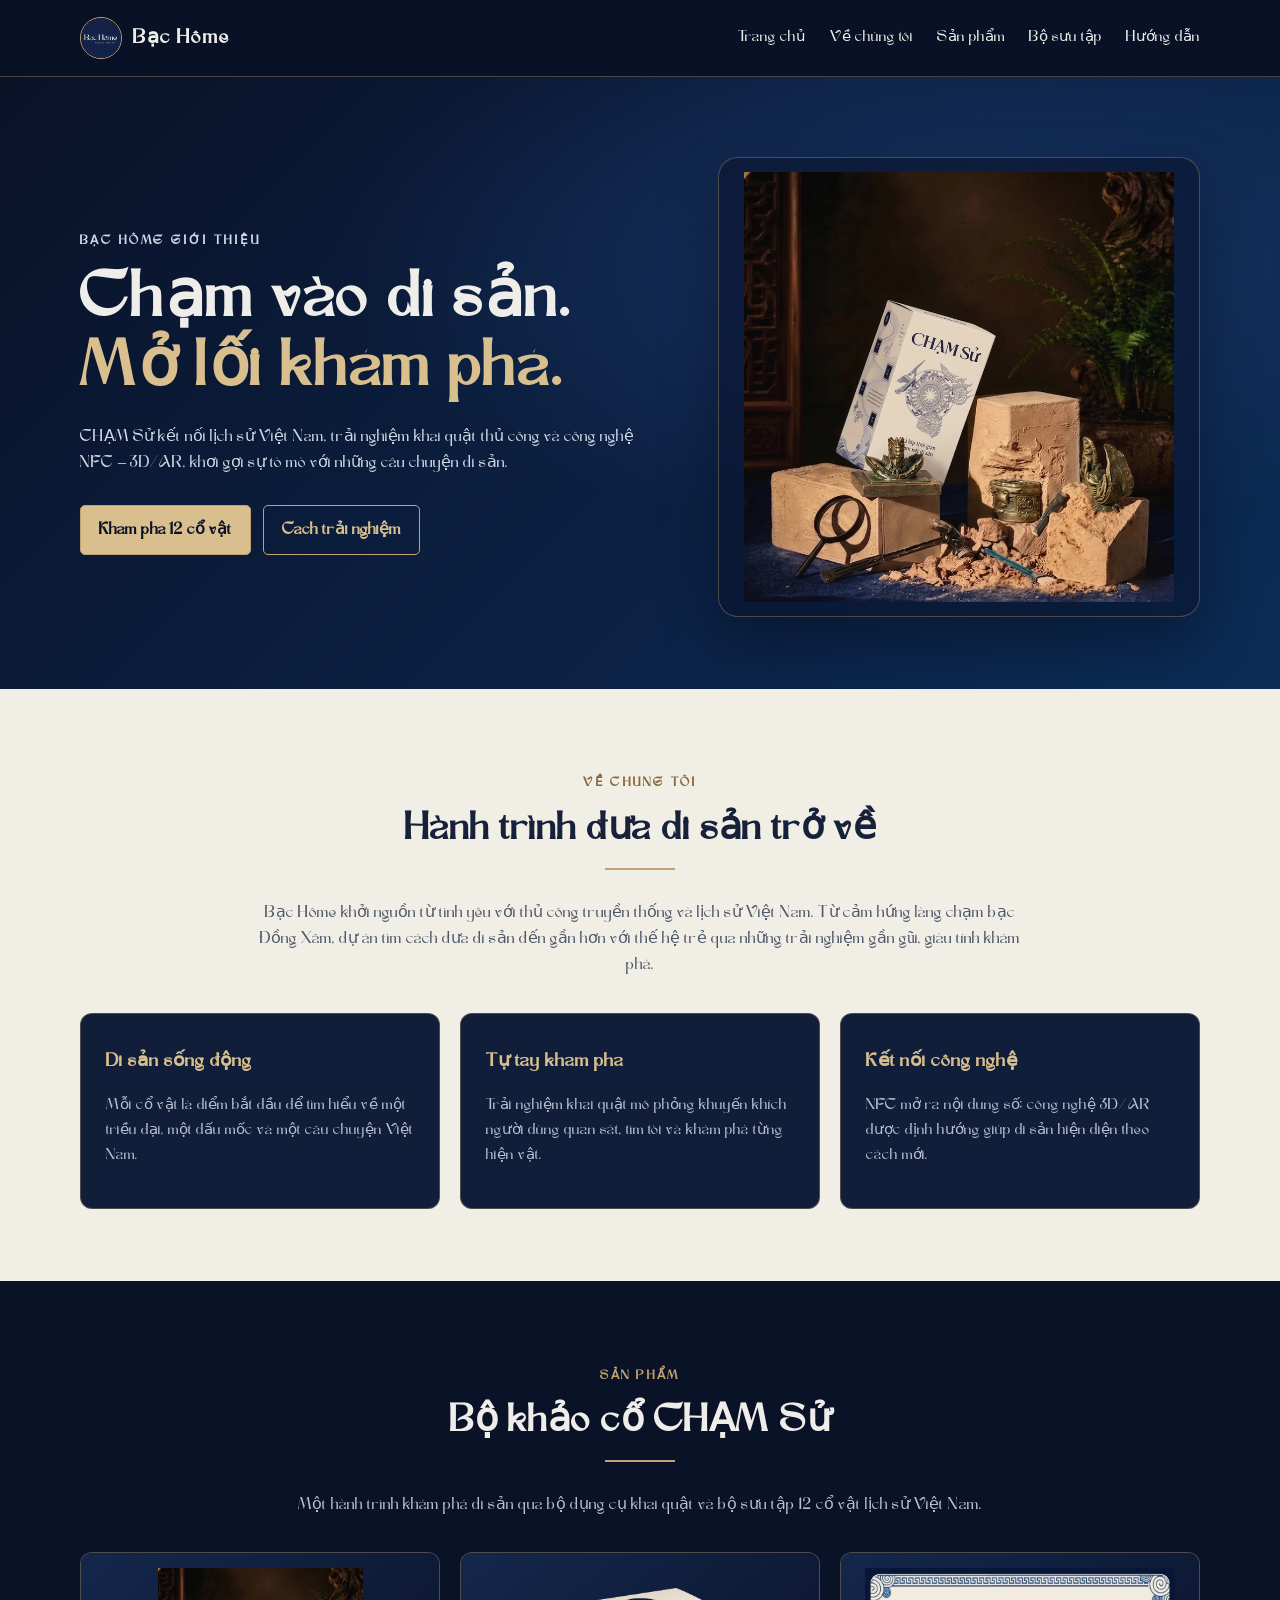
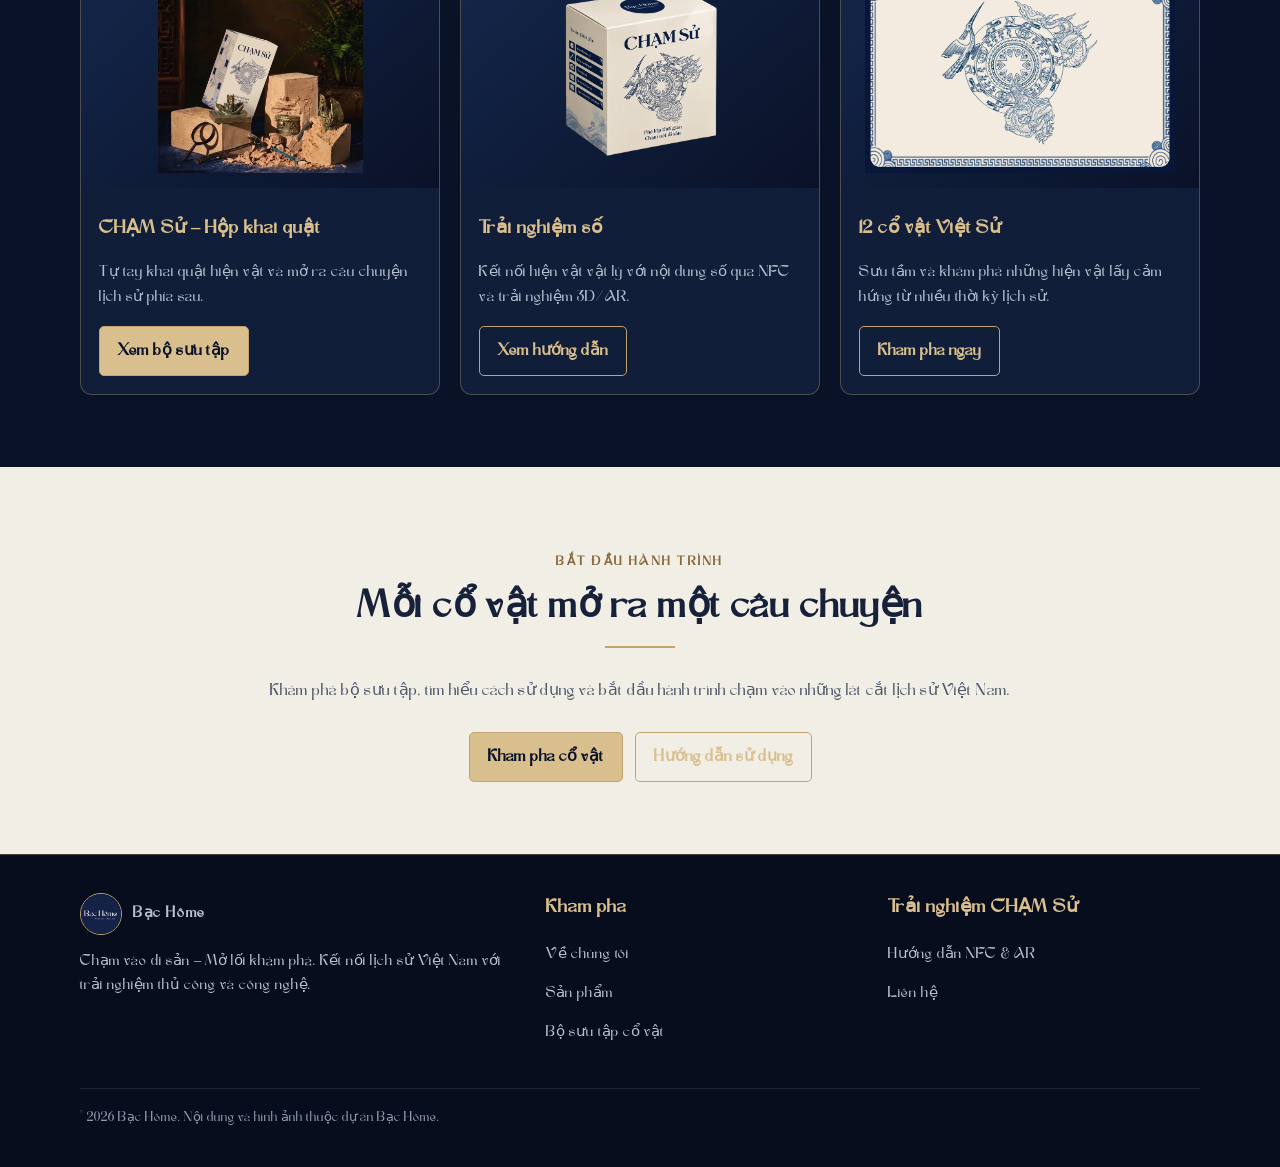
<file: bachome_work/index.html>
<!doctype html>
<html lang="vi">
    <head><meta charset="utf-8">
        <meta name="viewport" content="width=device-width, initial-scale=1">
        <meta name="description" content="Bạc Hôme – CHẠM Sử, kết nối di sản Việt Nam với trải nghiệm khám phá."><title>CHẠM Sử – Chạm vào di sản | Bạc Hôme</title><link rel="icon" href="assets/brand/favicon.png"><link rel="stylesheet" href="style.css"><script src="script.js" defer></script></head><body><header class="site-header"><div class="container nav"><a class="brand" href="index.html"><img src="assets/brand/avatar.jpg" alt="Bạc Hôme"><span>Bạc Hôme</span></a><button class="menu-toggle" aria-label="Mở menu" aria-expanded="false">☰</button><nav class="nav-links"><a href="index.html#home">Trang chủ</a><a href="index.html#about">Về chúng tôi</a><a href="index.html#products">Sản phẩm</a><a class="" href="bo-suu-tap/index.html">Bộ sưu tập</a><a class="" href="huong-dan/index.html">Hướng dẫn</a></nav></div></header>
<main>
<section class="hero" id="home"><div class="container hero-grid"><div><p class="eyebrow">Bạc Hôme giới thiệu</p><h1>Chạm vào di sản.<br><span>Mở lối khám phá.</span></h1><p>CHẠM Sử kết nối lịch sử Việt Nam, trải nghiệm khai quật thủ công và công nghệ NFC – 3D/AR, khơi gợi sự tò mò với những câu chuyện di sản.</p><div class="actions"><a class="btn" href="bo-suu-tap/index.html">Khám phá 12 cổ vật</a><a class="btn secondary" href="huong-dan/index.html">Cách trải nghiệm</a></div></div><div class="hero-image"><img src="assets/elements/box_cham_su.webp" alt="Bộ khảo cổ CHẠM Sử Bạc Hôme"></div></div></section>
<section class="section light" id="about"><div class="container"><p class="section-label">Về chúng tôi</p><h2>Hành trình đưa di sản trở về</h2><div class="divider"></div><p class="intro">Bạc Hôme khởi nguồn từ tình yêu với thủ công truyền thống và lịch sử Việt Nam. Từ cảm hứng làng chạm bạc Đồng Xâm, dự án tìm cách đưa di sản đến gần hơn với thế hệ trẻ qua những trải nghiệm gần gũi, giàu tính khám phá.</p><div class="feature-grid"><article class="feature"><h3>Di sản sống động</h3><p>Mỗi cổ vật là điểm bắt đầu để tìm hiểu về một triều đại, một dấu mốc và một câu chuyện Việt Nam.</p></article><article class="feature"><h3>Tự tay khám phá</h3><p>Trải nghiệm khai quật mô phỏng khuyến khích người dùng quan sát, tìm tòi và khám phá từng hiện vật.</p></article><article class="feature"><h3>Kết nối công nghệ</h3><p>NFC mở ra nội dung số; công nghệ 3D/AR được định hướng giúp di sản hiện diện theo cách mới.</p></article></div></div></section>
<section class="section" id="products"><div class="container"><p class="section-label">Sản phẩm</p><h2>Bộ khảo cổ CHẠM Sử</h2><div class="divider"></div><p class="intro">Một hành trình khám phá di sản qua bộ dụng cụ khai quật và bộ sưu tập 12 cổ vật lịch sử Việt Nam.</p><div class="product-grid"><article class="product-card"><img src="assets/elements/box_cham_su.webp" alt="Bộ khai quật CHẠM Sử" loading="lazy"><div class="card-body"><h3>CHẠM Sử – Hộp khai quật</h3><p>Tự tay khai quật hiện vật và mở ra câu chuyện lịch sử phía sau.</p><a class="btn" href="bo-suu-tap/index.html">Xem bộ sưu tập</a></div></article><article class="product-card"><img src="assets/elements/box_3d.webp" alt="Hộp CHẠM Sử" loading="lazy"><div class="card-body"><h3>Trải nghiệm số</h3><p>Kết nối hiện vật vật lý với nội dung số qua NFC và trải nghiệm 3D/AR.</p><a class="btn secondary" href="huong-dan/index.html">Xem hướng dẫn</a></div></article><article class="product-card"><img src="assets/elements/collector_card_front.webp" alt="Thẻ sưu tầm cổ vật" loading="lazy"><div class="card-body"><h3>12 cổ vật Việt Sử</h3><p>Sưu tầm và khám phá những hiện vật lấy cảm hứng từ nhiều thời kỳ lịch sử.</p><a class="btn secondary" href="bo-suu-tap/index.html">Khám phá ngay</a></div></article></div></div></section>
<section class="section light" id="contact"><div class="container"><p class="section-label">Bắt đầu hành trình</p><h2>Mỗi cổ vật mở ra một câu chuyện</h2><div class="divider"></div><p class="intro">Khám phá bộ sưu tập, tìm hiểu cách sử dụng và bắt đầu hành trình chạm vào những lát cắt lịch sử Việt Nam.</p><div class="actions center-actions"><a class="btn" href="bo-suu-tap/index.html">Khám phá cổ vật</a><a class="btn secondary" href="huong-dan/index.html">Hướng dẫn sử dụng</a></div></div></section>
</main><footer class="footer"><div class="container"><div class="footer-grid"><div><a class="brand" href="index.html"><img src="assets/brand/avatar.jpg" alt=""><span>Bạc Hôme</span></a><p>Chạm vào di sản – Mở lối khám phá. Kết nối lịch sử Việt Nam với trải nghiệm thủ công và công nghệ.</p></div><div><h3>Khám phá</h3><p><a href="index.html#about">Về chúng tôi</a></p><p><a href="index.html#products">Sản phẩm</a></p><p><a href="bo-suu-tap/index.html">Bộ sưu tập cổ vật</a></p></div><div><h3>Trải nghiệm CHẠM Sử</h3><p><a href="huong-dan/index.html">Hướng dẫn NFC & AR</a></p><p><a href="index.html#contact">Liên hệ</a></p></div></div><div class="copyright">© <span id="year"></span> Bạc Hôme. Nội dung và hình ảnh thuộc dự án Bạc Hôme.</div></div></footer></body></html>
</file>
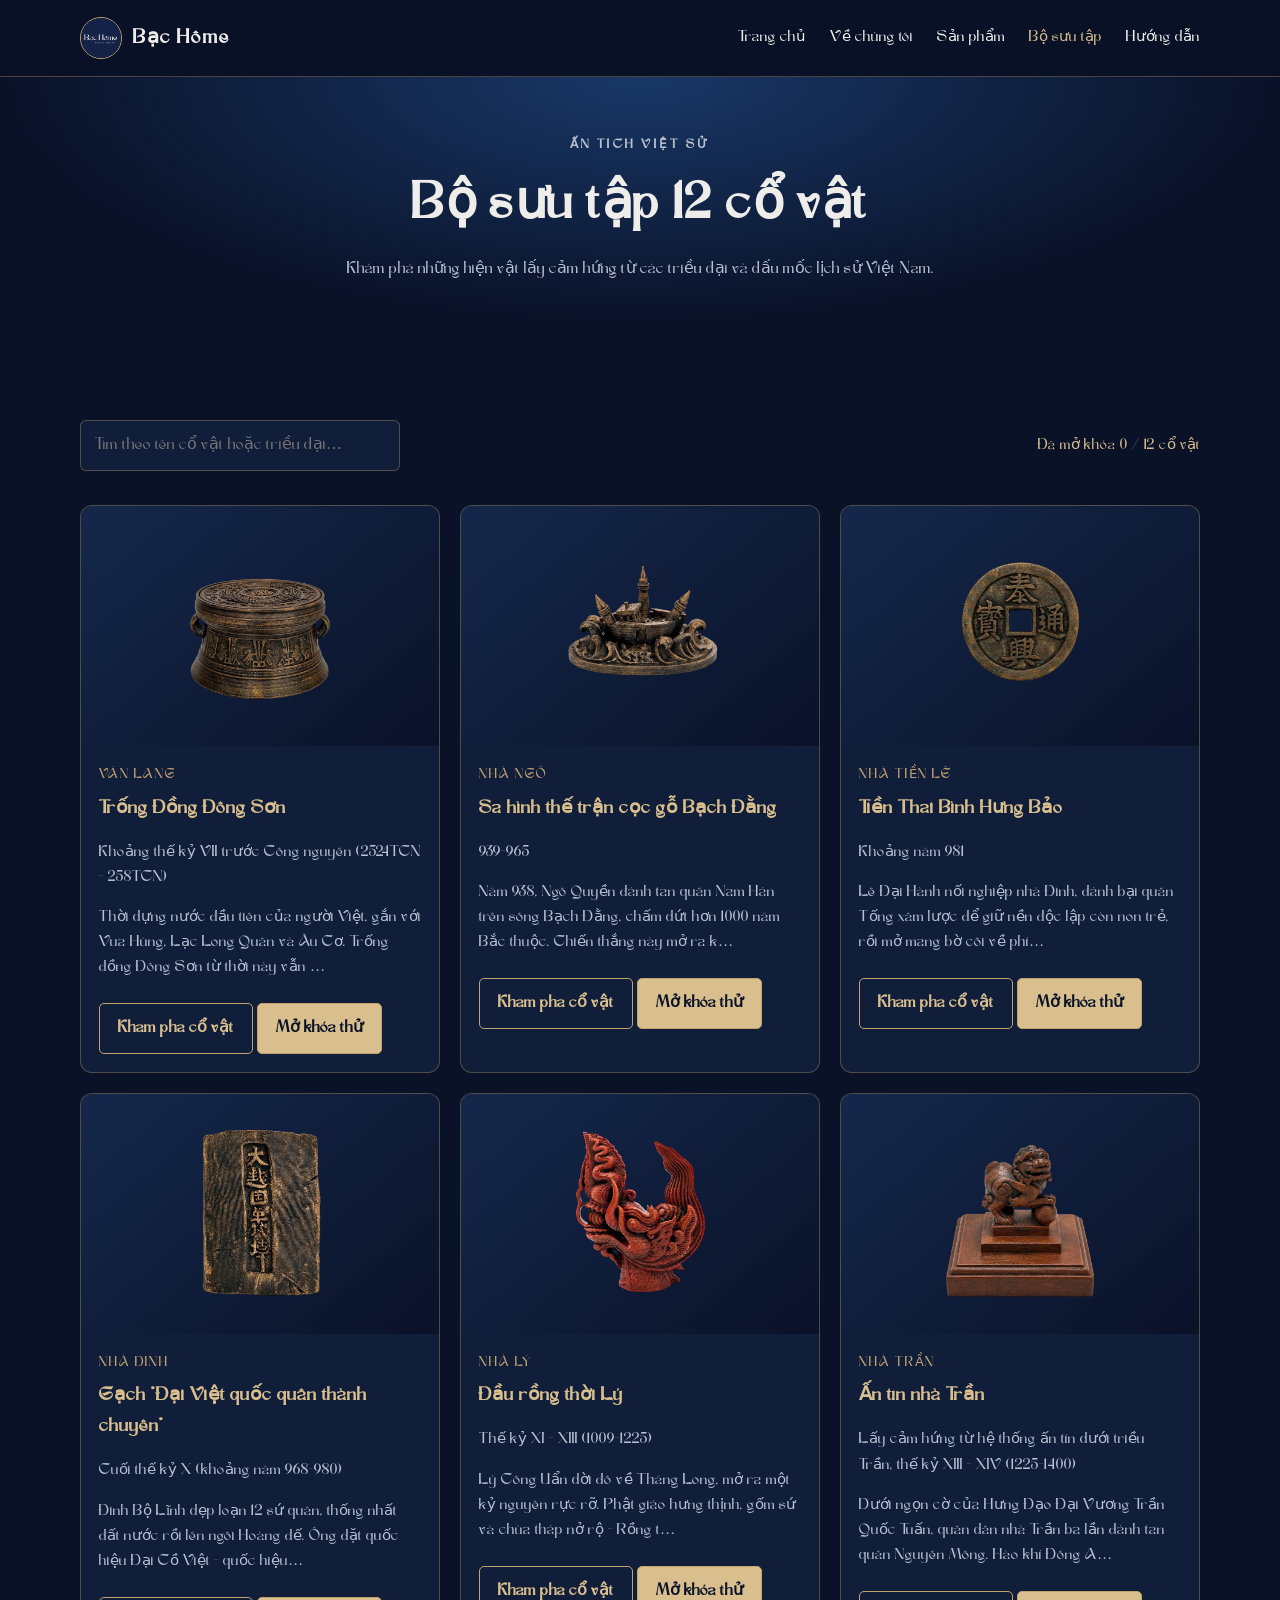
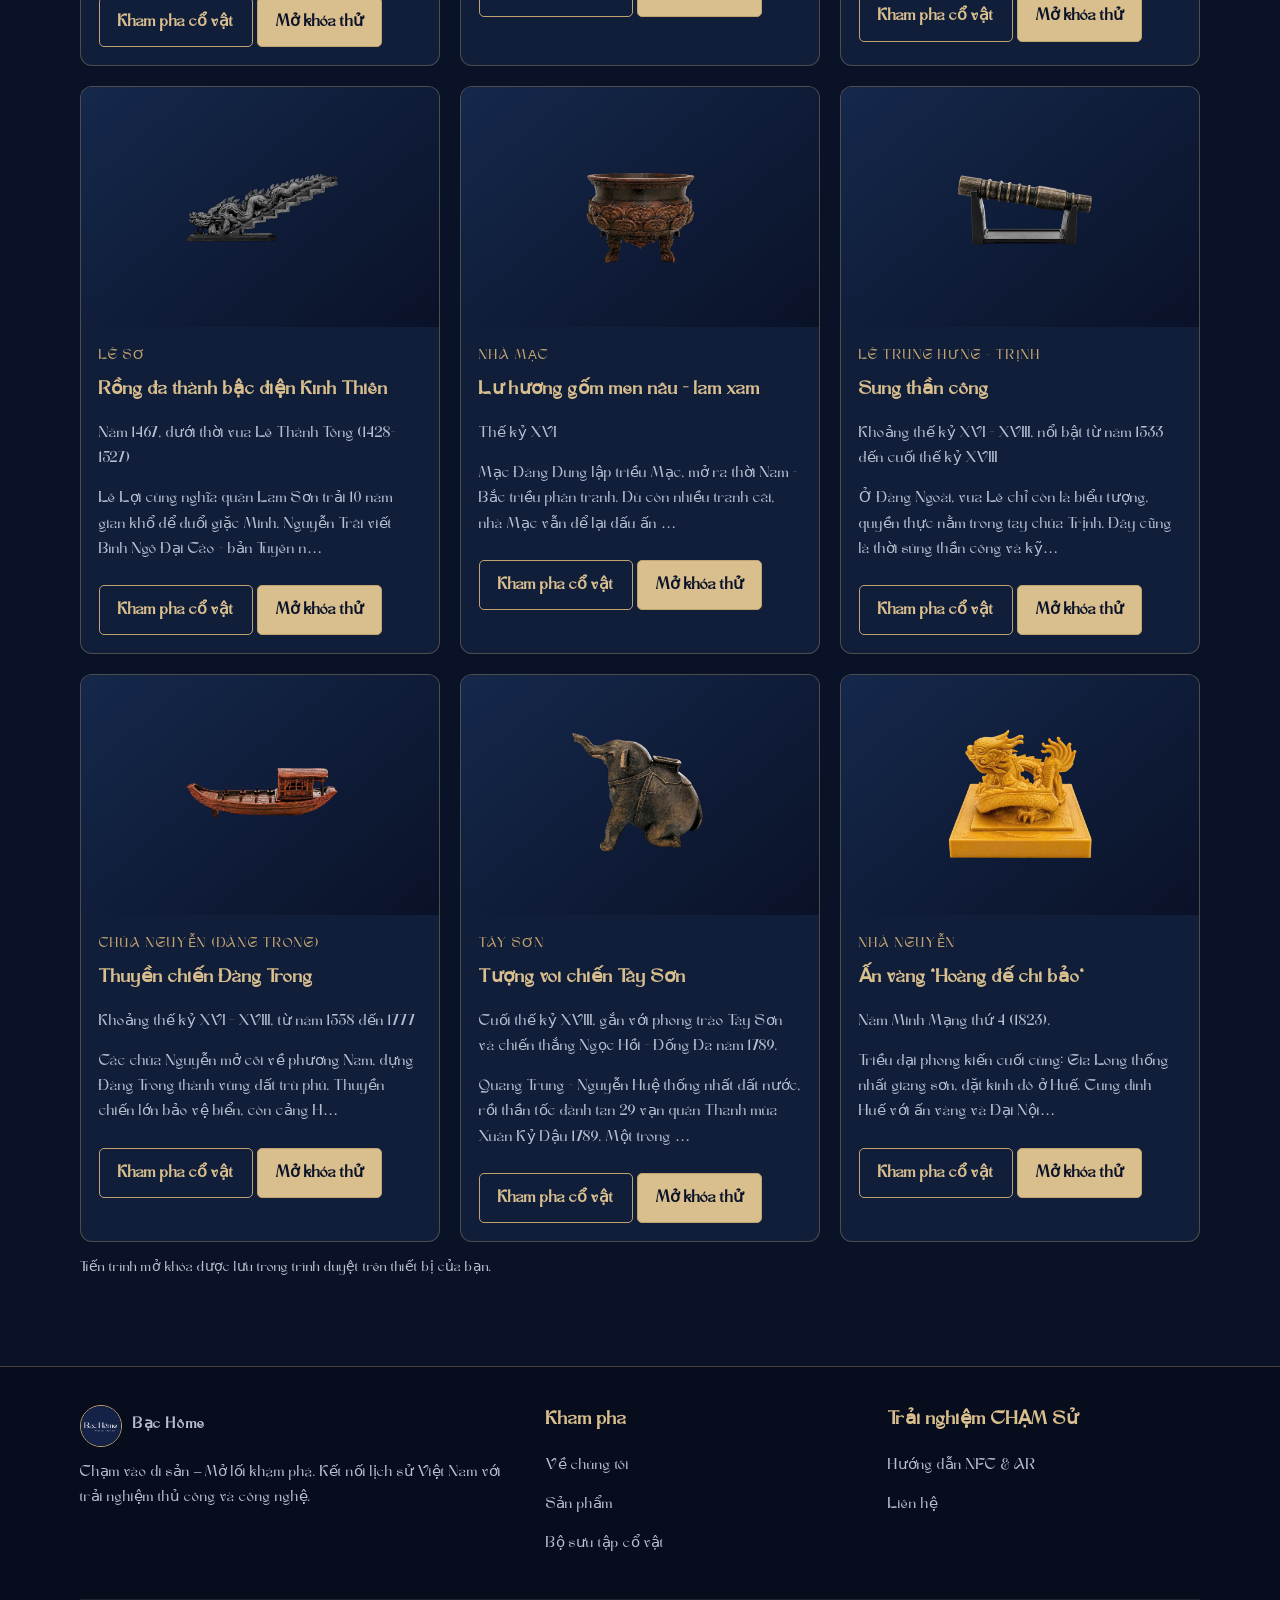
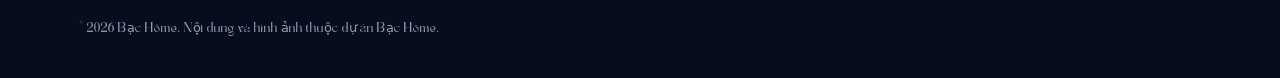
<file: bachome_work/bo-suu-tap/index.html>
<!doctype html><html lang="vi"><head><meta charset="utf-8"><meta name="viewport" content="width=device-width, initial-scale=1"><meta name="description" content="Bạc Hôme – CHẠM Sử, kết nối di sản Việt Nam với trải nghiệm khám phá."><title>Bộ sưu tập | Bạc Hôme</title><link rel="icon" href="../assets/brand/favicon.png"><link rel="stylesheet" href="../style.css"><script src="../script.js" defer></script></head><body><header class="site-header"><div class="container nav"><a class="brand" href="../index.html"><img src="../assets/brand/avatar.jpg" alt="Bạc Hôme"><span>Bạc Hôme</span></a><button class="menu-toggle" aria-label="Mở menu" aria-expanded="false">☰</button><nav class="nav-links"><a href="../index.html#home">Trang chủ</a><a href="../index.html#about">Về chúng tôi</a><a href="../index.html#products">Sản phẩm</a><a class="active" href="../bo-suu-tap/index.html">Bộ sưu tập</a><a class="" href="../huong-dan/index.html">Hướng dẫn</a></nav></div></header><main><section class="page-hero"><div class="container"><p class="eyebrow">Ấn tích Việt Sử</p><h1>Bộ sưu tập 12 cổ vật</h1><p>Khám phá những hiện vật lấy cảm hứng từ các triều đại và dấu mốc lịch sử Việt Nam.</p></div></section><section class="section"><div class="container"><div class="toolbar"><input id="artifact-search" class="search" type="search" placeholder="Tìm theo tên cổ vật hoặc triều đại…" aria-label="Tìm cổ vật"><span id="progress" class="progress">Đang tải bộ sưu tập…</span></div><div id="artifact-grid" class="artifact-grid"><p class="empty">Đang tải cổ vật…</p></div><p class="small-note">Tiến trình mở khóa được lưu trong trình duyệt trên thiết bị của bạn.</p></div></section></main><footer class="footer"><div class="container"><div class="footer-grid"><div><a class="brand" href="../index.html"><img src="../assets/brand/avatar.jpg" alt=""><span>Bạc Hôme</span></a><p>Chạm vào di sản – Mở lối khám phá. Kết nối lịch sử Việt Nam với trải nghiệm thủ công và công nghệ.</p></div><div><h3>Khám phá</h3><p><a href="../index.html#about">Về chúng tôi</a></p><p><a href="../index.html#products">Sản phẩm</a></p><p><a href="../bo-suu-tap/index.html">Bộ sưu tập cổ vật</a></p></div><div><h3>Trải nghiệm CHẠM Sử</h3><p><a href="../huong-dan/index.html">Hướng dẫn NFC & AR</a></p><p><a href="../index.html#contact">Liên hệ</a></p></div></div><div class="copyright">© <span id="year"></span> Bạc Hôme. Nội dung và hình ảnh thuộc dự án Bạc Hôme.</div></div></footer></body></html>
</file>
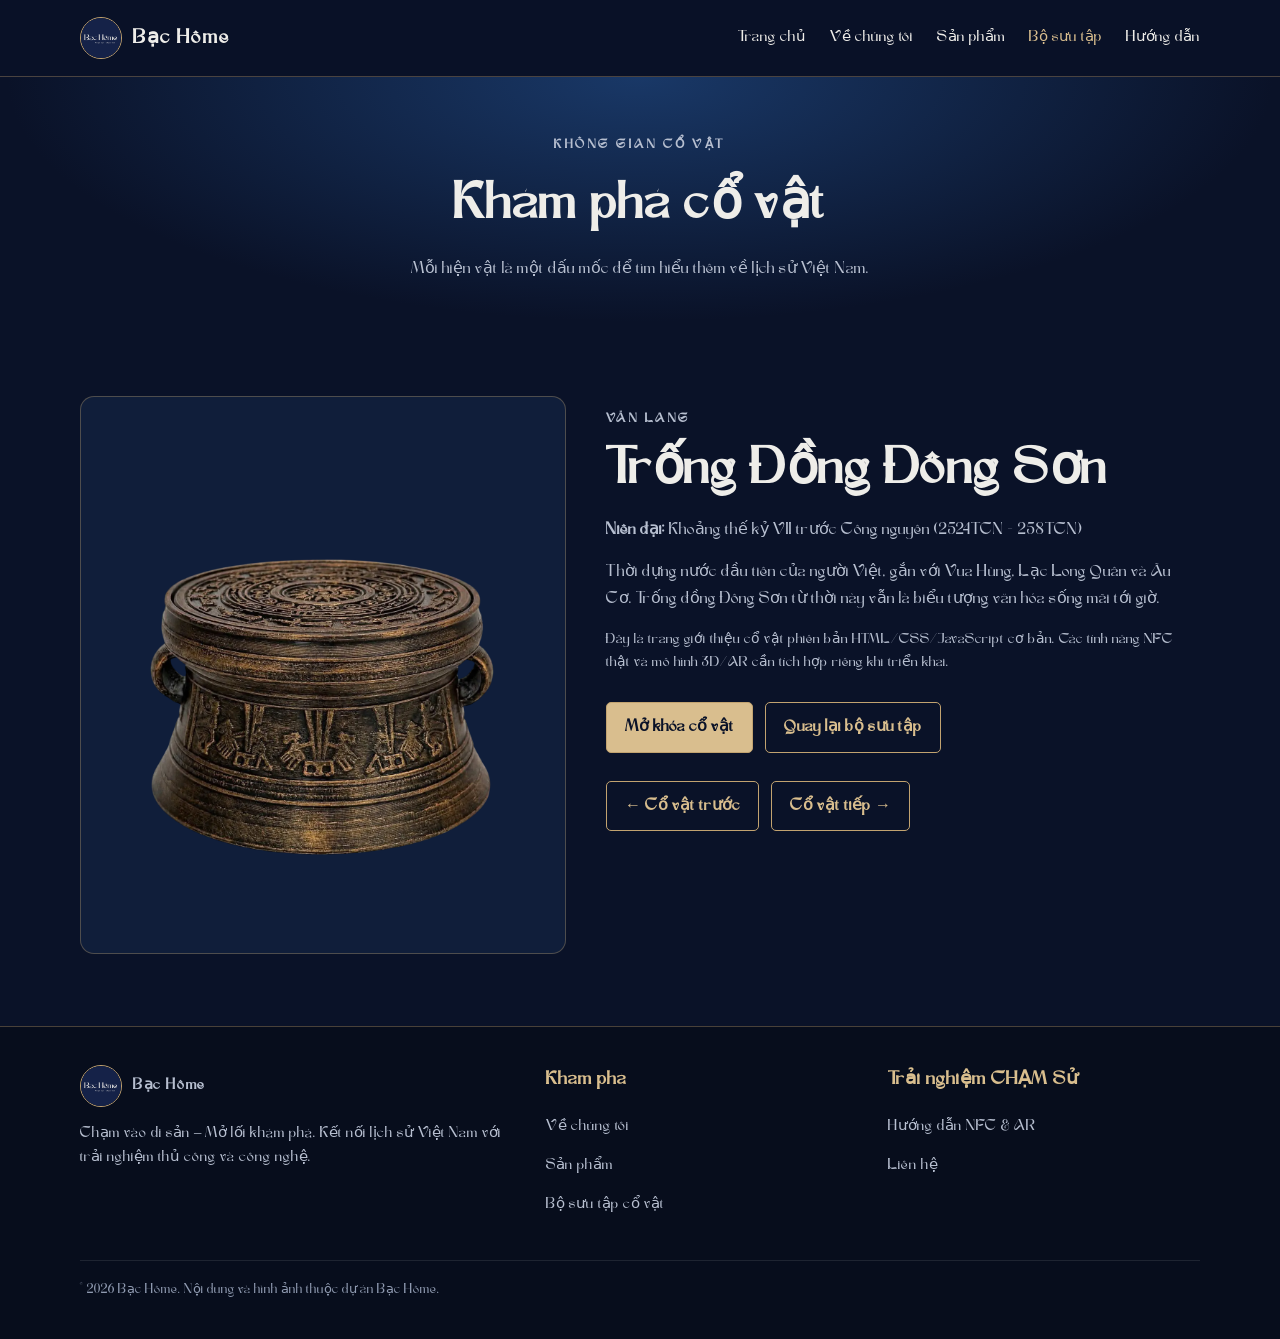
<file: bachome_work/co-vat/index.html>
<!doctype html><html lang="vi"><head><meta charset="utf-8"><meta name="viewport" content="width=device-width, initial-scale=1"><meta name="description" content="Bạc Hôme – CHẠM Sử, kết nối di sản Việt Nam với trải nghiệm khám phá."><title>Không gian cổ vật | Bạc Hôme</title><link rel="icon" href="../assets/brand/favicon.png"><link rel="stylesheet" href="../style.css"><script src="../script.js" defer></script></head><body><header class="site-header"><div class="container nav"><a class="brand" href="../index.html"><img src="../assets/brand/avatar.jpg" alt="Bạc Hôme"><span>Bạc Hôme</span></a><button class="menu-toggle" aria-label="Mở menu" aria-expanded="false">☰</button><nav class="nav-links"><a href="../index.html#home">Trang chủ</a><a href="../index.html#about">Về chúng tôi</a><a href="../index.html#products">Sản phẩm</a><a class="active" href="../bo-suu-tap/index.html">Bộ sưu tập</a><a class="" href="../huong-dan/index.html">Hướng dẫn</a></nav></div></header><main><section class="page-hero"><div class="container"><p class="eyebrow">Không gian cổ vật</p><h1>Khám phá cổ vật</h1><p>Mỗi hiện vật là một dấu mốc để tìm hiểu thêm về lịch sử Việt Nam.</p></div></section><div id="artifact-detail"><p class="empty">Đang tải cổ vật…</p></div></main><footer class="footer"><div class="container"><div class="footer-grid"><div><a class="brand" href="../index.html"><img src="../assets/brand/avatar.jpg" alt=""><span>Bạc Hôme</span></a><p>Chạm vào di sản – Mở lối khám phá. Kết nối lịch sử Việt Nam với trải nghiệm thủ công và công nghệ.</p></div><div><h3>Khám phá</h3><p><a href="../index.html#about">Về chúng tôi</a></p><p><a href="../index.html#products">Sản phẩm</a></p><p><a href="../bo-suu-tap/index.html">Bộ sưu tập cổ vật</a></p></div><div><h3>Trải nghiệm CHẠM Sử</h3><p><a href="../huong-dan/index.html">Hướng dẫn NFC & AR</a></p><p><a href="../index.html#contact">Liên hệ</a></p></div></div><div class="copyright">© <span id="year"></span> Bạc Hôme. Nội dung và hình ảnh thuộc dự án Bạc Hôme.</div></div></footer></body></html>
</file>
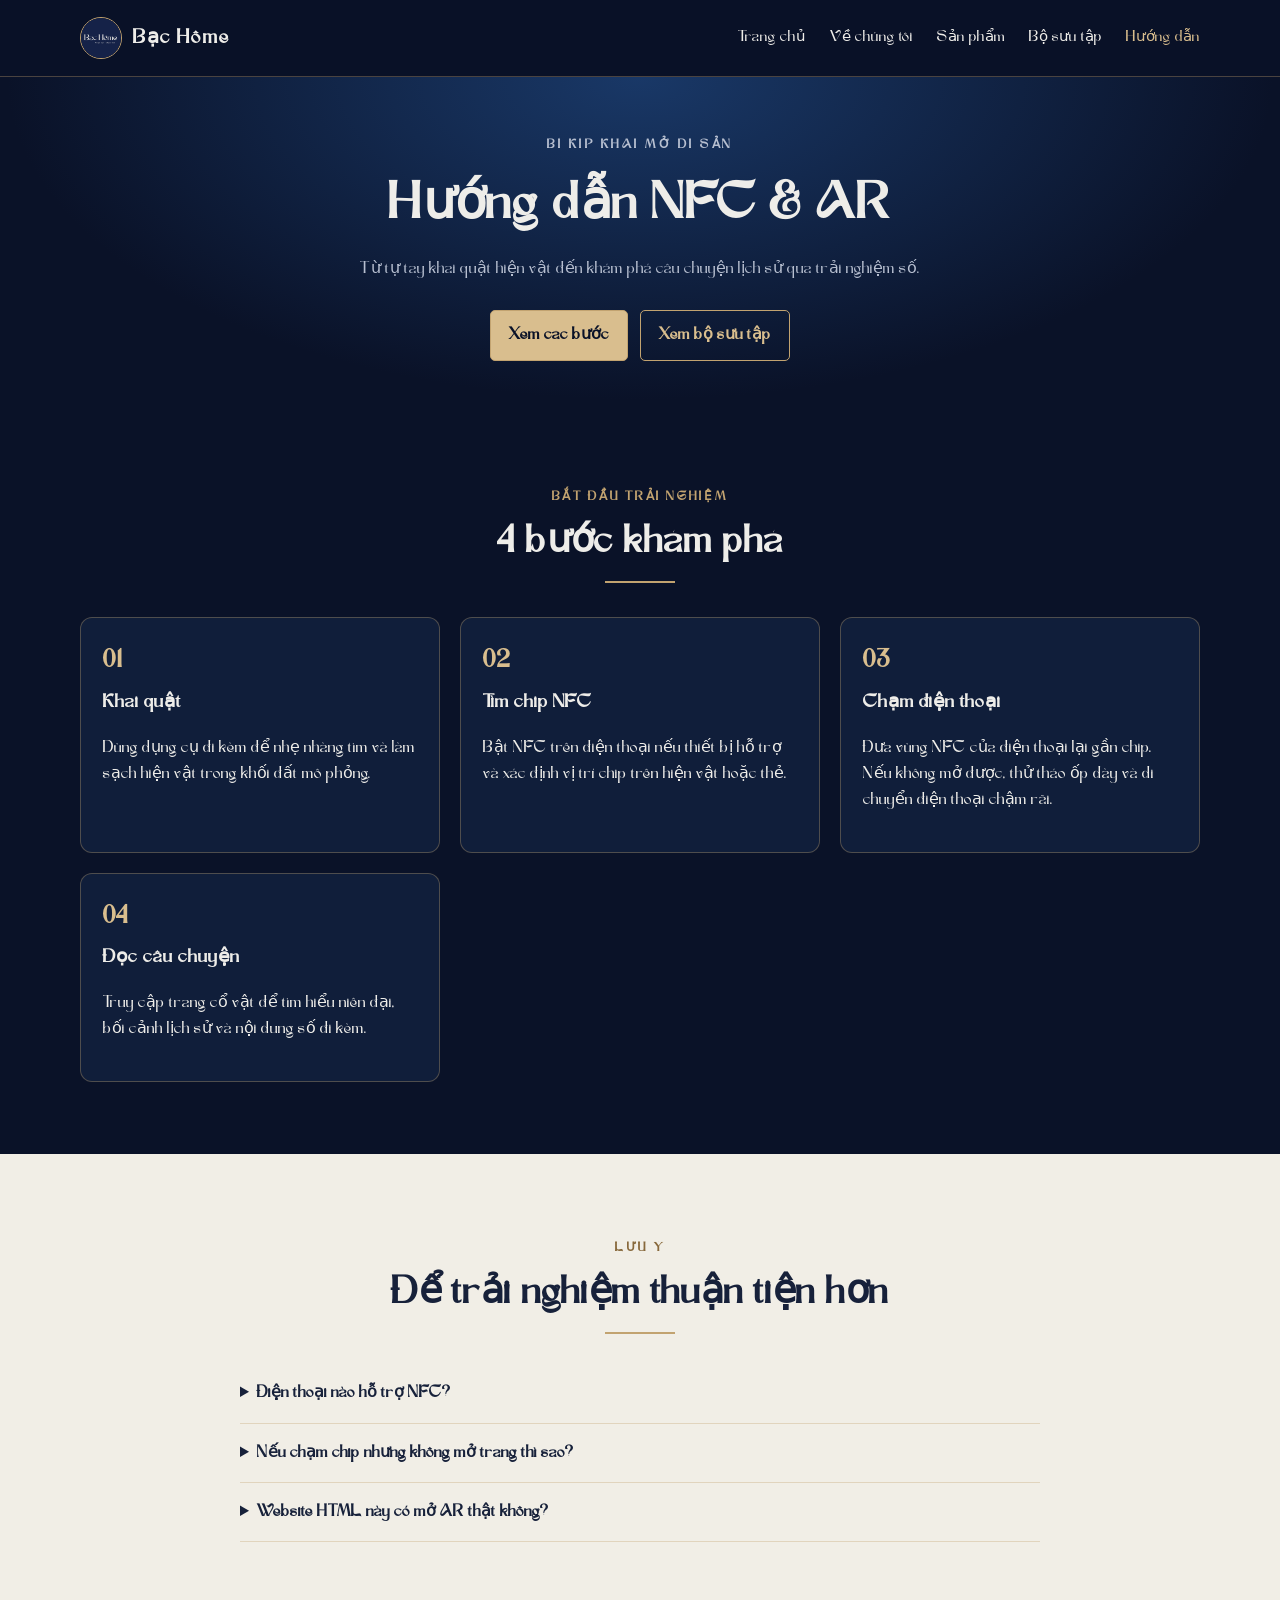
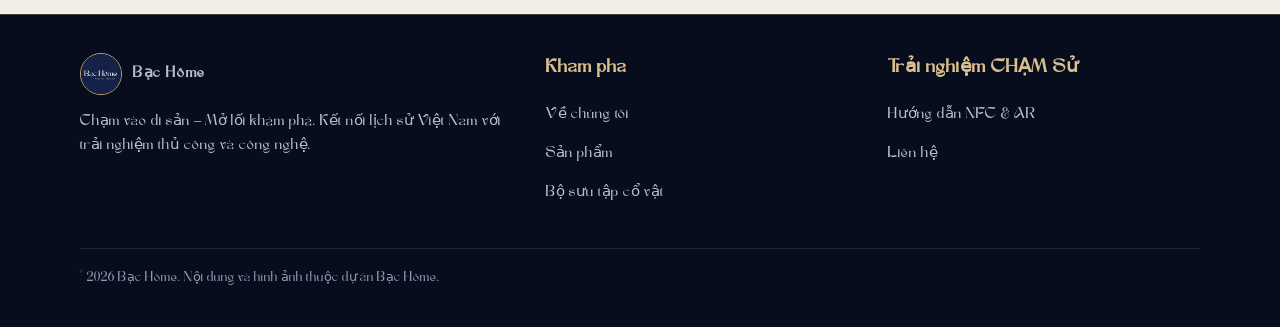
<file: bachome_work/huong-dan/index.html>
<!doctype html><html lang="vi"><head><meta charset="utf-8"><meta name="viewport" content="width=device-width, initial-scale=1"><meta name="description" content="Bạc Hôme – CHẠM Sử, kết nối di sản Việt Nam với trải nghiệm khám phá."><title>Hướng dẫn NFC & AR | Bạc Hôme</title><link rel="icon" href="../assets/brand/favicon.png"><link rel="stylesheet" href="../style.css"><script src="../script.js" defer></script></head><body><header class="site-header"><div class="container nav"><a class="brand" href="../index.html"><img src="../assets/brand/avatar.jpg" alt="Bạc Hôme"><span>Bạc Hôme</span></a><button class="menu-toggle" aria-label="Mở menu" aria-expanded="false">☰</button><nav class="nav-links"><a href="../index.html#home">Trang chủ</a><a href="../index.html#about">Về chúng tôi</a><a href="../index.html#products">Sản phẩm</a><a class="" href="../bo-suu-tap/index.html">Bộ sưu tập</a><a class="active" href="../huong-dan/index.html">Hướng dẫn</a></nav></div></header><main><section class="page-hero"><div class="container"><p class="eyebrow">Bí kíp khai mở di sản</p><h1>Hướng dẫn NFC & AR</h1><p>Từ tự tay khai quật hiện vật đến khám phá câu chuyện lịch sử qua trải nghiệm số.</p><div class="actions center-actions"><a class="btn" href="#steps">Xem các bước</a><a class="btn secondary" href="../bo-suu-tap/index.html">Xem bộ sưu tập</a></div></div></section><section class="section" id="steps"><div class="container"><p class="section-label">Bắt đầu trải nghiệm</p><h2>4 bước khám phá</h2><div class="divider"></div><div class="steps-grid"><article class="step"><div class="step-number">01</div><h3>Khai quật</h3><p>Dùng dụng cụ đi kèm để nhẹ nhàng tìm và làm sạch hiện vật trong khối đất mô phỏng.</p></article><article class="step"><div class="step-number">02</div><h3>Tìm chip NFC</h3><p>Bật NFC trên điện thoại nếu thiết bị hỗ trợ và xác định vị trí chip trên hiện vật hoặc thẻ.</p></article><article class="step"><div class="step-number">03</div><h3>Chạm điện thoại</h3><p>Đưa vùng NFC của điện thoại lại gần chip. Nếu không mở được, thử tháo ốp dày và di chuyển điện thoại chậm rãi.</p></article><article class="step"><div class="step-number">04</div><h3>Đọc câu chuyện</h3><p>Truy cập trang cổ vật để tìm hiểu niên đại, bối cảnh lịch sử và nội dung số đi kèm.</p></article></div></div></section><section class="section light"><div class="container"><p class="section-label">Lưu ý</p><h2>Để trải nghiệm thuận tiện hơn</h2><div class="divider"></div><div class="faq"><details><summary>Điện thoại nào hỗ trợ NFC?</summary><p>Phần lớn điện thoại thông minh đời mới có NFC, nhưng vị trí anten và cách bật tính năng khác nhau theo thiết bị.</p></details><details><summary>Nếu chạm chip nhưng không mở trang thì sao?</summary><p>Kiểm tra NFC đã bật chưa, mở khóa màn hình, thử vị trí anten khác và đảm bảo chip không bị che bởi vật liệu cản sóng.</p></details><details><summary>Website HTML này có mở AR thật không?</summary><p>Phiên bản chuyển đổi cơ bản giữ lại trang giới thiệu và điều hướng. Các chức năng 3D/AR thực tế cần được nối lại với mô hình 3D và thư viện tương ứng từ dự án gốc.</p></details></div></div></section></main><footer class="footer"><div class="container"><div class="footer-grid"><div><a class="brand" href="../index.html"><img src="../assets/brand/avatar.jpg" alt=""><span>Bạc Hôme</span></a><p>Chạm vào di sản – Mở lối khám phá. Kết nối lịch sử Việt Nam với trải nghiệm thủ công và công nghệ.</p></div><div><h3>Khám phá</h3><p><a href="../index.html#about">Về chúng tôi</a></p><p><a href="../index.html#products">Sản phẩm</a></p><p><a href="../bo-suu-tap/index.html">Bộ sưu tập cổ vật</a></p></div><div><h3>Trải nghiệm CHẠM Sử</h3><p><a href="../huong-dan/index.html">Hướng dẫn NFC & AR</a></p><p><a href="../index.html#contact">Liên hệ</a></p></div></div><div class="copyright">© <span id="year"></span> Bạc Hôme. Nội dung và hình ảnh thuộc dự án Bạc Hôme.</div></div></footer></body></html>
</file>
<file: bachome_work/style.css>
@font-face{font-family:Sego;src:url("assets/fonts/Sego.otf") format("opentype");font-display:swap}
:root{--night:#0a1228;--blue:#0c2c57;--panel:#101e3a;--gold:#c2a370;--gold-light:#d9be8e;--cream:#eeede9;--muted:#b7bfd0;--line:rgba(194,163,112,.35)}
*{box-sizing:border-box}html{scroll-behavior:smooth}body{margin:0;background:var(--night);color:var(--cream);font-family:Sego,Georgia,serif;line-height:1.65}a{color:inherit;text-decoration:none}img{display:block;max-width:100%}button,input{font:inherit}.container{width:min(1120px,92%);margin:auto}.site-header{position:sticky;top:0;z-index:20;background:rgba(10,18,40,.94);backdrop-filter:blur(14px);border-bottom:1px solid var(--line)}.nav{min-height:76px;display:flex;align-items:center;justify-content:space-between;gap:20px}.brand{display:flex;align-items:center;gap:11px;font-size:1.25rem;font-weight:bold;letter-spacing:.04em}.brand img{width:42px;height:42px;object-fit:cover;border-radius:50%;border:1px solid var(--gold)}.nav-links{display:flex;align-items:center;gap:24px;font-size:.95rem}.nav-links a:hover,.nav-links a.active{color:var(--gold-light)}.menu-toggle{display:none;background:none;border:1px solid var(--line);color:var(--cream);padding:7px 12px;border-radius:6px}.hero{position:relative;overflow:hidden;padding:80px 0 72px;background:radial-gradient(ellipse at 75% 30%,#173362 0%,transparent 46%),linear-gradient(135deg,#0a1228,#0c2c57)}.hero-grid{display:grid;grid-template-columns:1.1fr .9fr;align-items:center;gap:48px}.eyebrow{color:var(--gold-light);text-transform:uppercase;letter-spacing:.2em;font-size:.78rem;font-weight:bold}.hero h1{font-size:clamp(2.4rem,5vw,4.7rem);line-height:1.08;margin:14px 0 20px;letter-spacing:.015em}.hero h1 span{color:var(--gold-light)}.hero p{color:#d1d8e6;max-width:600px}.hero-image{border:1px solid var(--line);border-radius:20px;padding:14px;background:rgba(10,18,40,.55);box-shadow:0 25px 60px #0005}.hero-image img{width:100%;max-height:430px;object-fit:contain;border-radius:12px}.actions{display:flex;flex-wrap:wrap;gap:12px;margin-top:28px}.btn{display:inline-flex;align-items:center;justify-content:center;border:1px solid var(--gold);border-radius:5px;padding:11px 18px;color:var(--night);background:var(--gold-light);font-weight:bold;cursor:pointer;transition:.2s}.btn:hover{transform:translateY(-2px);filter:brightness(1.06)}.btn.secondary{color:var(--gold-light);background:transparent}.section{padding:72px 0}.section.light{background:#f1eee6;color:#17213a}.section-label{text-transform:uppercase;letter-spacing:.18em;color:var(--gold);font-size:.78rem;font-weight:bold;text-align:center}.light .section-label{color:#87683b}.section h2{font-size:clamp(1.8rem,3vw,2.8rem);text-align:center;line-height:1.2;margin:8px 0 15px}.divider{width:70px;height:2px;background:var(--gold);margin:0 auto 30px}.intro{max-width:760px;text-align:center;margin:0 auto;color:var(--muted)}.light .intro{color:#4f586a}.feature-grid,.product-grid,.artifact-grid,.steps-grid{display:grid;grid-template-columns:repeat(3,minmax(0,1fr));gap:20px;margin-top:34px}.feature,.product-card,.artifact-card,.step{border:1px solid var(--line);border-radius:12px;overflow:hidden;background:var(--panel)}.feature{padding:25px}.feature h3,.product-card h3,.artifact-card h3{margin:8px 0;color:var(--gold-light)}.feature p,.product-card p,.artifact-card p{color:var(--muted);font-size:.95rem}.product-card img{width:100%;height:235px;object-fit:contain;background:linear-gradient(140deg,#14274b,#0a1228);padding:15px}.product-card .card-body,.artifact-card .card-body{padding:18px}.price{color:var(--gold-light);font-weight:bold}.page-hero{text-align:center;padding:58px 0 42px;background:radial-gradient(ellipse at 50% 0,#193867,transparent 70%)}.page-hero h1{font-size:clamp(2rem,4vw,3.4rem);margin:8px 0}.page-hero p{color:var(--muted);max-width:750px;margin:0 auto}.toolbar{display:flex;gap:12px;align-items:center;justify-content:space-between;flex-wrap:wrap;margin:24px 0}.search{background:#101e3a;border:1px solid var(--line);color:var(--cream);padding:11px 14px;border-radius:6px;min-width:min(320px,100%)}.progress{color:var(--gold-light);font-size:.92rem}.artifact-card img{width:100%;height:240px;object-fit:contain;padding:14px;background:linear-gradient(140deg,#15284b,#0a1228)}.artifact-card .era{color:var(--gold);font-size:.82rem;text-transform:uppercase;letter-spacing:.08em}.artifact-card .btn{margin-top:8px}.detail-grid{display:grid;grid-template-columns:.9fr 1.1fr;gap:40px;align-items:start}.detail-image{border:1px solid var(--line);border-radius:14px;background:#101e3a;padding:18px}.detail-image img{width:100%;max-height:520px;object-fit:contain}.detail-copy h1{font-size:clamp(2rem,4vw,3.3rem);line-height:1.15;margin:8px 0 16px}.detail-copy p{color:var(--muted)}.step{padding:22px}.step-number{font-size:1.6rem;color:var(--gold-light);font-weight:bold}.step h3{margin:5px 0}.footer{border-top:1px solid var(--line);padding:38px 0;background:#070d1c}.footer-grid{display:grid;grid-template-columns:1.4fr 1fr 1fr;gap:30px}.footer h3{color:var(--gold-light);margin-top:0}.footer p,.footer a{color:var(--muted);font-size:.92rem}.footer a:hover{color:var(--gold-light)}.copyright{border-top:1px solid #ffffff18;margin-top:28px;padding-top:18px;color:#8f9ab0;font-size:.82rem}.faq{max-width:800px;margin:28px auto 0}.faq details{padding:16px 0;border-bottom:1px solid var(--line)}.faq summary{cursor:pointer;font-weight:bold}.faq details p{color:var(--muted)}.empty{grid-column:1/-1;text-align:center;color:var(--muted);padding:30px}.small-note{font-size:.88rem;color:var(--muted)}@media(max-width:800px){.hero-grid,.detail-grid{grid-template-columns:1fr}.hero{padding:52px 0}.hero-image{max-width:500px;margin:auto}.feature-grid,.product-grid,.artifact-grid,.steps-grid{grid-template-columns:repeat(2,minmax(0,1fr))}.footer-grid{grid-template-columns:1fr 1fr}.nav-links{display:none;position:absolute;top:76px;left:0;right:0;padding:18px 4%;background:#0a1228;border-bottom:1px solid var(--line);flex-direction:column;align-items:flex-start}.nav-links.open{display:flex}.menu-toggle{display:block}}@media(max-width:520px){.feature-grid,.product-grid,.artifact-grid,.steps-grid,.footer-grid{grid-template-columns:1fr}.section{padding:52px 0}.hero h1{font-size:2.5rem}.nav{min-height:68px}.nav-links{top:68px}.search{width:100%}}


/* Canh giữa nhóm nút; dùng class thay cho CSS inline. */
.center-actions {
  justify-content: center;
}
</file>
